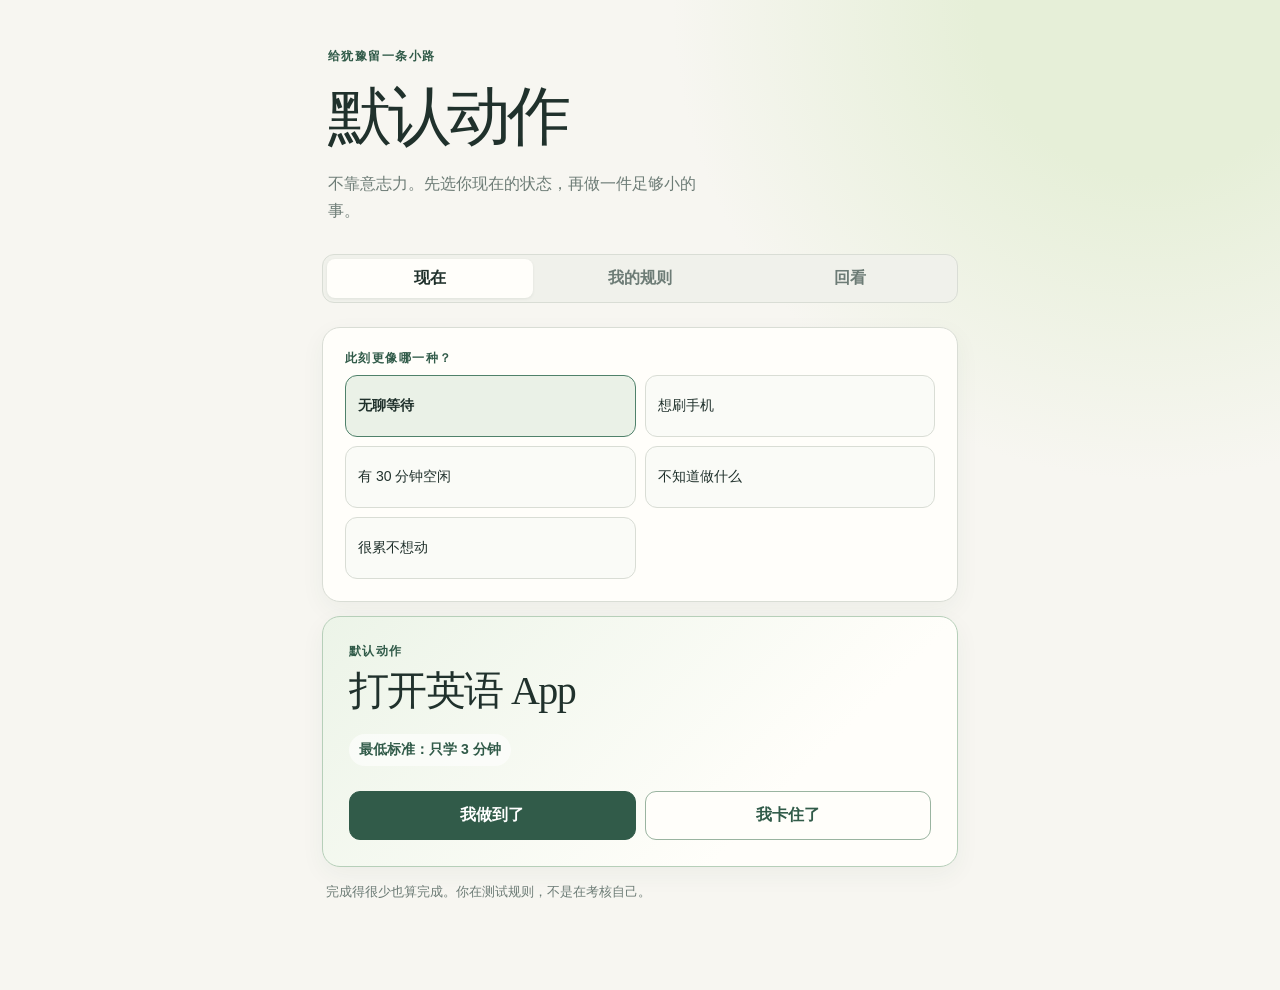
<file: index.html>
<!doctype html>
<html lang="zh-CN">
  <head>
    <meta charset="UTF-8" />
    <meta name="viewport" content="width=device-width, initial-scale=1.0" />
    <meta name="theme-color" content="#315b49" />
    <meta name="apple-mobile-web-app-capable" content="yes" />
    <meta name="apple-mobile-web-app-status-bar-style" content="default" />
    <meta name="apple-mobile-web-app-title" content="默认规则" />
    <link rel="manifest" href="./manifest.webmanifest" />
    <link rel="apple-touch-icon" href="./assets/apple-touch-icon.png" />
    <title>默认规则系统</title>
    <link rel="stylesheet" href="./style.css" />
  </head>
  <body>
    <main class="app-shell">
      <header>
        <p class="eyebrow">给犹豫留一条小路</p>
        <h1>默认动作</h1>
        <p class="intro">不靠意志力。先选你现在的状态，再做一件足够小的事。</p>
      </header>

      <nav aria-label="页面导航">
        <button class="tab is-active" data-view="now">现在</button>
        <button class="tab" data-view="rules">我的规则</button>
        <button class="tab" data-view="review">回看</button>
      </nav>

      <section class="view is-active" id="now">
        <div class="prompt-card">
          <p class="section-label">此刻更像哪一种？</p>
          <div class="scene-list" id="scene-list"></div>
        </div>
        <article class="action-card" id="action-card" aria-live="polite"></article>
        <p class="quiet-note">完成得很少也算完成。你在测试规则，不是在考核自己。</p>
      </section>

      <section class="view" id="rules">
        <div class="section-head">
          <div>
            <p class="section-label">规则库</p>
            <h2>为常见时刻预先做决定</h2>
          </div>
          <button class="text-button" id="add-rule">新规则</button>
        </div>
        <div class="rule-list" id="rule-list"></div>
      </section>

      <section class="view" id="review">
        <div class="review-top">
          <p class="section-label">最近 14 天</p>
          <h2>规则是在帮你，还是该变小？</h2>
        </div>
        <div class="stats" id="stats"></div>
        <div class="insight" id="insight"></div>
        <div class="log-head">
          <h3>最近记录</h3>
          <button class="text-button danger" id="clear-log">清空记录</button>
        </div>
        <div class="log-list" id="log-list"></div>
      </section>
    </main>

    <dialog id="failure-dialog">
      <form method="dialog" class="dialog-card" id="failure-form">
        <button class="close" value="cancel" aria-label="关闭">×</button>
        <p class="section-label">这次卡在哪里？</p>
        <h2>记录一下，让规则变得更贴近你。</h2>
        <div class="reason-grid" id="reason-grid"></div>
        <label class="field-label">补充（可不写）<textarea id="failure-note" placeholder="比如：等车时太无聊，忘了自己想做什么"></textarea></label>
        <button class="primary" id="save-failure" value="default">保存这次记录</button>
      </form>
    </dialog>

    <dialog id="rule-dialog">
      <form method="dialog" class="dialog-card" id="rule-form">
        <button class="close" value="cancel" aria-label="关闭">×</button>
        <p class="section-label" id="rule-dialog-label">新规则</p>
        <h2>把它缩小到愿意开始。</h2>
        <input type="hidden" id="rule-id" />
        <label class="field-label">当我……<input id="rule-scene" required placeholder="例如：想刷手机" /></label>
        <label class="field-label">我先做……<input id="rule-action" required placeholder="例如：拿起正在看的书" /></label>
        <label class="field-label">最低标准<input id="rule-minimum" required placeholder="例如：读 2 页" /></label>
        <div class="dialog-actions"><button class="secondary" id="delete-rule" type="button">删除</button><button class="primary" id="save-rule" value="default">保存规则</button></div>
      </form>
    </dialog>

    <template id="empty-log"><p class="empty">还没有记录。下一次卡住或做到时，从「现在」开始。</p></template>
    <script src="./app.js"></script>
  </body>
</html>
</file>
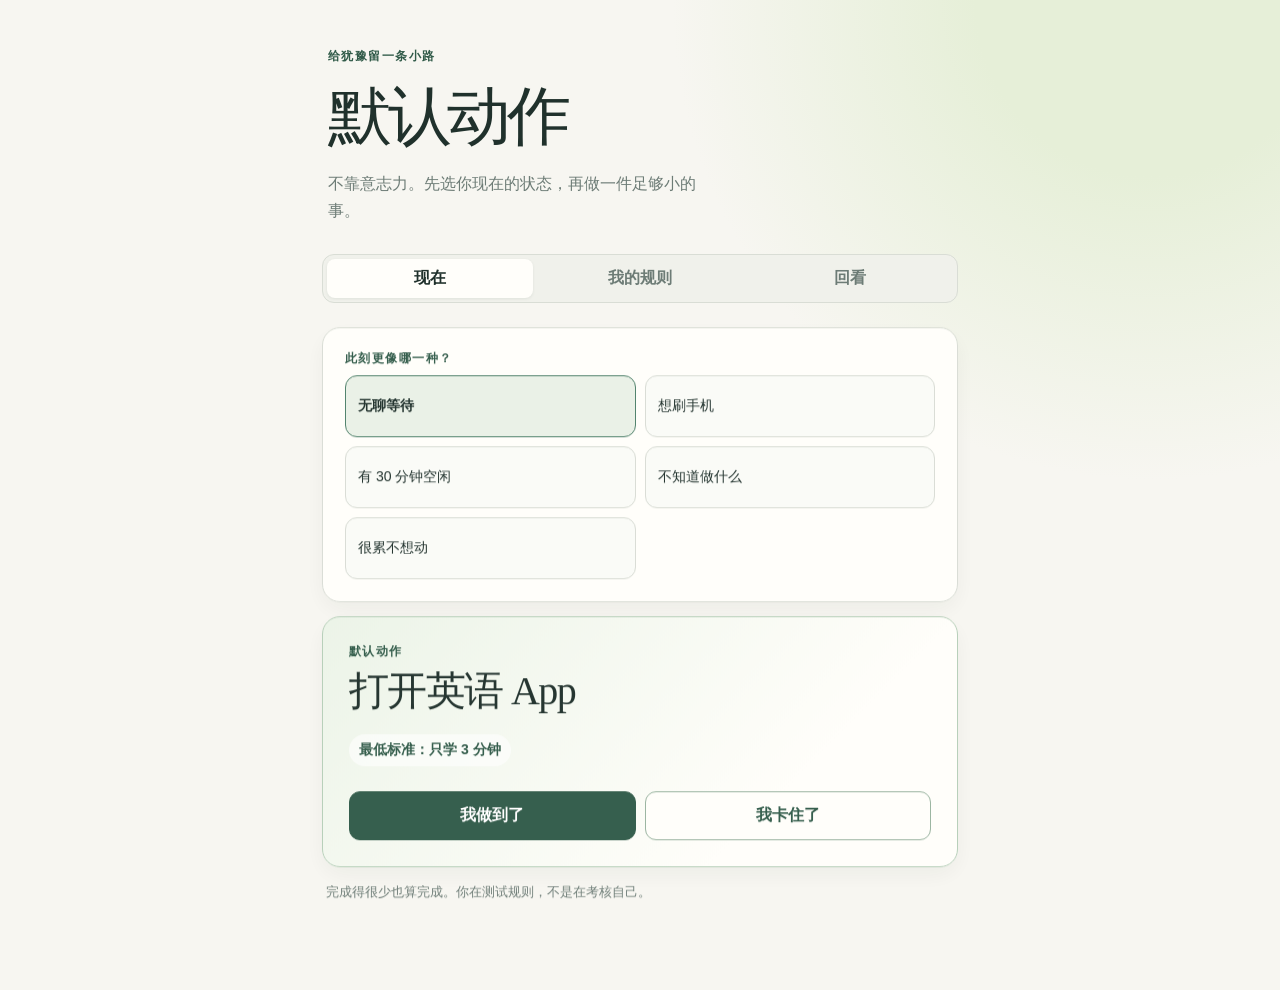
<file: outputs/默认规则系统.html>
<!doctype html>
<html lang="zh-CN">
  <head>
    <meta charset="utf-8" />
    <meta http-equiv="refresh" content="0; url=../index.html" />
    <title>打开默认规则系统</title>
  </head>
  <body>
    <p>正在打开默认规则系统……</p>
    <p><a href="../index.html">若没有自动打开，请点这里</a></p>
  </body>
</html>
</file>
<file: style.css>
:root { --ink:#20312c; --muted:#6d7c76; --paper:#f7f6f1; --panel:#fffefa; --leaf:#4f816a; --leaf-dark:#315b49; --sun:#efb957; --line:#d9ddd5; --danger:#a4483b; }
* { box-sizing:border-box; }
body { margin:0; min-width:320px; color:var(--ink); background:radial-gradient(circle at 90% 0%,#e6efd8 0 11rem,transparent 30rem),var(--paper); font-family:"PingFang SC","Hiragino Sans GB","Microsoft YaHei",sans-serif; }
button,input,textarea { font:inherit; }
button { cursor:pointer; }
.app-shell { width:min(680px,100%); margin:auto; padding:48px 22px 72px; }
header { padding:0 6px 30px; }
.eyebrow,.section-label { margin:0 0 8px; color:var(--leaf-dark); font-size:12px; font-weight:700; letter-spacing:.12em; }
h1,h2,h3,p { margin-top:0; }
h1 { margin-bottom:10px; font-family:Georgia,"Songti SC",serif; font-size:clamp(42px,10vw,64px); font-weight:500; letter-spacing:-.07em; }
h2 { margin-bottom:0; font-size:22px; letter-spacing:-.04em; } h3 { margin-bottom:0; font-size:16px; }
.intro { max-width:390px; margin:0; color:var(--muted); line-height:1.7; }
nav { display:flex; gap:4px; margin-bottom:24px; padding:4px; border:1px solid var(--line); border-radius:12px; background:#f0f1eb; }
.tab { flex:1; padding:9px; border:0; border-radius:8px; color:var(--muted); background:transparent; font-weight:650; }
.tab.is-active { color:var(--ink); background:var(--panel); box-shadow:0 1px 3px #27463014; }
.view { display:none; }.view.is-active { display:block; animation:enter .22s ease-out; } @keyframes enter { from { opacity:.4; transform:translateY(5px) } }
.prompt-card,.action-card,.rule-item,.insight,.stats>div,.log-list { border:1px solid var(--line); background:var(--panel); box-shadow:0 8px 24px #314d3f0d; }
.prompt-card { padding:22px; border-radius:18px; }.scene-list { display:grid; grid-template-columns:repeat(2,1fr); gap:9px; }
.scene { min-height:62px; padding:12px; text-align:left; border:1px solid var(--line); border-radius:12px; color:var(--ink); background:#fafbf7; font-size:14px; }.scene:hover,.scene.is-active { border-color:var(--leaf); background:#eaf1e7; }.scene.is-active { font-weight:700; }
.action-card { margin-top:14px; padding:26px; border-radius:18px; border-color:#b6cfb9; background:linear-gradient(135deg,#ecf4e8,#fffefa 72%); }.action-card h2 { margin:2px 0 20px; font-family:Georgia,"Songti SC",serif; font-size:clamp(29px,7vw,40px); font-weight:500; line-height:1.15; }.minimum { display:inline-block; padding:7px 10px; border-radius:20px; background:#ffffff9c; color:var(--leaf-dark); font-size:14px; font-weight:700; }
.starter-prompt { margin:22px 0 10px; color:var(--muted); font-size:14px; }.starter-list { display:grid; grid-template-columns:repeat(3,1fr); gap:8px; }.starter { min-height:76px; padding:10px; border:1px solid #b8cbb9; border-radius:12px; color:var(--leaf-dark); text-align:left; background:#ffffffa8; }.starter strong,.starter span { display:block; }.starter strong { margin-bottom:5px; font-size:14px; }.starter span { color:var(--muted); font-size:12px; }.starter.is-selected { border-color:var(--leaf-dark); color:white; background:var(--leaf-dark); }.starter.is-selected span { color:#e5f0de; }.button-row button:disabled { cursor:not-allowed; opacity:.45; }
.button-row { display:flex; gap:9px; margin-top:25px; }.button-row button,.primary,.secondary { flex:1; padding:13px 16px; border-radius:11px; font-weight:750; }.primary { border:1px solid var(--leaf-dark); color:white; background:var(--leaf-dark); }.secondary { border:1px solid #9ab4a0; color:var(--leaf-dark); background:#fffefa; }.quiet-note { margin:15px 4px; color:var(--muted); font-size:13px; line-height:1.6; }
.section-head,.log-head { display:flex; align-items:flex-end; justify-content:space-between; gap:16px; margin:2px 0 16px; }.text-button { padding:6px 0; border:0; color:var(--leaf-dark); background:transparent; font-weight:700; }.danger { color:var(--danger); }
.rule-list { display:grid; gap:10px; }.rule-item { padding:17px; border-radius:14px; }.rule-item button { width:100%; padding:0; border:0; color:inherit; text-align:left; background:transparent; }.rule-item p { margin:0 0 7px; color:var(--muted); font-size:13px; }.rule-item strong { display:block; margin-bottom:5px; font-size:17px; }.rule-item span { color:var(--leaf-dark); font-size:13px; font-weight:700; }
.review-top { margin:5px 0 18px; }.stats { display:grid; grid-template-columns:repeat(3,1fr); gap:8px; }.stats>div { min-height:90px; padding:14px; border-radius:14px; }.stats b { display:block; margin-bottom:8px; font-family:Georgia,serif; font-size:30px; font-weight:500; }.stats span { color:var(--muted); font-size:12px; }.insight { margin:12px 0 25px; padding:16px; border-radius:14px; color:var(--leaf-dark); line-height:1.6; }.log-head { margin-bottom:10px; }.log-list { overflow:hidden; border-radius:14px; }.log-entry,.empty { margin:0; padding:14px 16px; border-bottom:1px solid var(--line); font-size:14px; }.log-entry:last-child { border:0; }.log-entry small { display:block; margin-top:4px; color:var(--muted); }.result-good { color:var(--leaf-dark); }.result-bad { color:var(--danger); }
dialog { width:min(520px,calc(100% - 32px)); padding:0; border:0; border-radius:18px; background:transparent; box-shadow:0 24px 80px #17271ecc; } dialog::backdrop { background:#20312c66; }.dialog-card { position:relative; padding:30px; background:var(--panel); }.dialog-card h2 { margin-bottom:22px; }.close { position:absolute; top:12px; right:14px; border:0; color:var(--muted); background:transparent; font-size:26px; }.reason-grid { display:grid; grid-template-columns:repeat(2,1fr); gap:8px; margin-bottom:18px; }.reason { padding:11px; border:1px solid var(--line); border-radius:10px; background:white; color:var(--ink); text-align:left; font-size:13px; }.reason.is-selected { border-color:var(--leaf); background:#eaf1e7; color:var(--leaf-dark); font-weight:700; }.field-label { display:block; margin:13px 0; color:var(--muted); font-size:13px; font-weight:700; }.field-label input,.field-label textarea { display:block; width:100%; margin-top:7px; padding:11px; border:1px solid var(--line); border-radius:9px; color:var(--ink); background:#fff; outline-color:var(--leaf); }.field-label textarea { height:84px; resize:vertical; }.dialog-actions { display:flex; gap:9px; margin-top:22px; }.dialog-actions .secondary { display:none; flex:0 0 auto; color:var(--danger); border-color:#d8aaa4; }.dialog-actions .secondary.is-visible { display:block; }
@media (max-width:420px) { .app-shell { padding:32px 15px 54px; }.scene-list,.reason-grid { grid-template-columns:1fr; }.action-card { padding:22px; }.starter-list { grid-template-columns:1fr; }.stats>div { padding:12px; } }
@media (prefers-reduced-motion:reduce) { * { animation:none!important; } }
</file>
